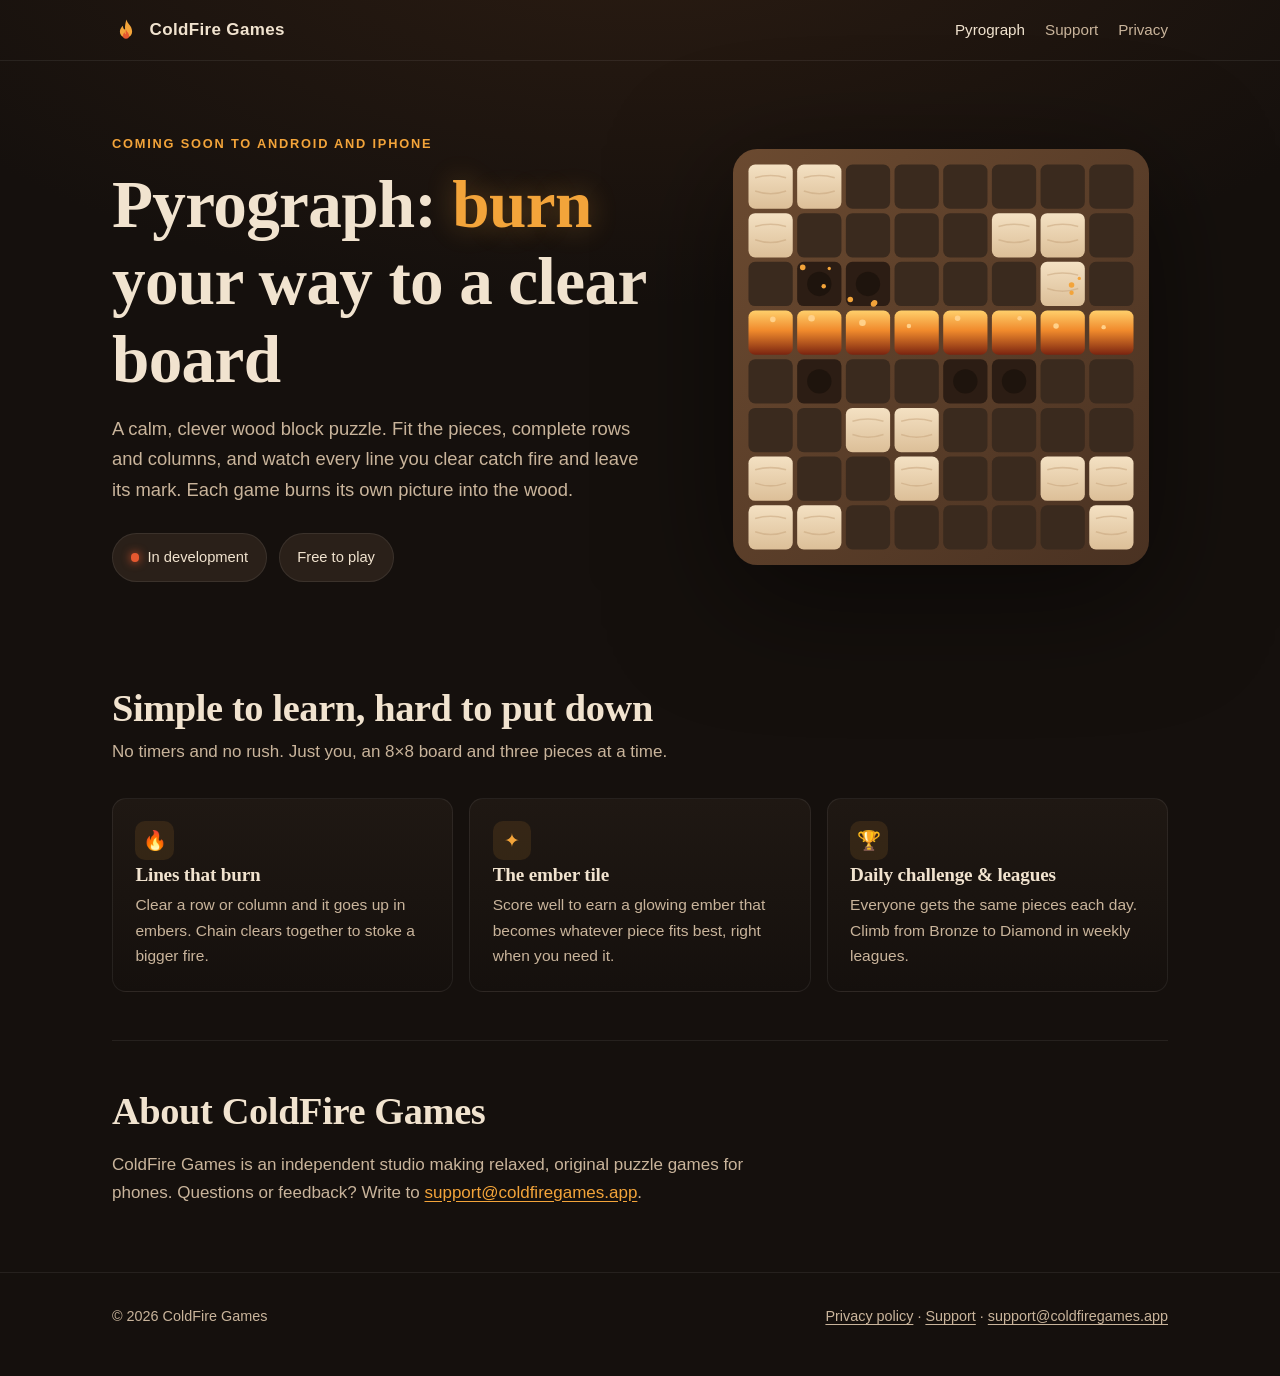
<file: index.html>
<!doctype html>
<html lang="en">
<head>
  <meta charset="utf-8">
  <meta name="viewport" content="width=device-width, initial-scale=1">
  <title>ColdFire Games: Pyrograph</title>
  <meta name="description" content="Pyrograph is a calm wood block puzzle where every line you clear catches fire. From ColdFire Games.">
  <link rel="icon" href="favicon.svg" type="image/svg+xml">
  <link rel="stylesheet" href="style.css">
</head>
<body>
  <header class="site-header">
    <div class="wrap">
      <a class="brand" href="index.html"><svg viewBox="0 0 64 64" aria-hidden="true"><path d="M33 8c2 10 13 14 13 28a14 14 0 0 1-28 0c0-7 4-11 7-14 0 5 2 8 5 9-1-9 1-16 3-23z" fill="#f3a43a"/><path d="M32 30c1 6 7 8 7 15a7 7 0 0 1-14 0c0-4 3-7 4-8 0 3 1 4 3 5-1-5-1-9 0-12z" fill="#e5582f"/></svg>ColdFire Games</a>
      <nav class="nav" aria-label="Main"><a href="index.html#pyrograph" aria-current="page">Pyrograph</a><a href="support.html">Support</a><a href="privacy.html">Privacy</a></nav>
    </div>
  </header>
  <main>
    <div class="wrap">
      <section class="hero" id="pyrograph">
        <div>
          <p class="eyebrow">Coming soon to Android and iPhone</p>
          <h1>Pyrograph: <span class="glow">burn</span> your way to a clear board</h1>
          <p class="lede">A calm, clever wood block puzzle. Fit the pieces, complete rows and columns, and watch every line you clear catch fire and leave its mark. Each game burns its own picture into the wood.</p>
          <div class="badges">
            <span class="badge"><span class="dot"></span>In development</span>
            <span class="badge">Free to play</span>
          </div>
        </div>
        <svg class="board" viewBox="0 0 376 376" role="img" aria-label="A wooden puzzle board with one row of blocks burning away in embers">
  <defs>
    <linearGradient id="tray" x1="0" y1="0" x2="1" y2="1"><stop offset="0" stop-color="#6b4a30"/><stop offset="1" stop-color="#4a3222"/></linearGradient>
    <linearGradient id="block" x1="0" y1="0" x2="0" y2="1"><stop offset="0" stop-color="#f4e1c3"/><stop offset="1" stop-color="#dcbf98"/></linearGradient>
    <linearGradient id="burn" x1="0" y1="0" x2="0" y2="1"><stop offset="0" stop-color="#ffcf6b"/><stop offset=".45" stop-color="#f08a2c"/><stop offset="1" stop-color="#7a2410"/></linearGradient>
  </defs>
  <rect width="376" height="376" rx="22" fill="url(#tray)"/>
  <rect x="14" y="14" width="40" height="40" rx="6" fill="url(#block)"/><path d="M20 26 q14.0 -4 28 0 M20 38 q14.0 5 28 0" stroke="#c9a77f" stroke-width="1.4" fill="none" opacity=".55"/><rect x="58" y="14" width="40" height="40" rx="6" fill="url(#block)"/><path d="M64 26 q14.0 -4 28 0 M64 38 q14.0 5 28 0" stroke="#c9a77f" stroke-width="1.4" fill="none" opacity=".55"/><rect x="102" y="14" width="40" height="40" rx="6" fill="#3a2a1e"/><rect x="146" y="14" width="40" height="40" rx="6" fill="#3a2a1e"/><rect x="190" y="14" width="40" height="40" rx="6" fill="#3a2a1e"/><rect x="234" y="14" width="40" height="40" rx="6" fill="#3a2a1e"/><rect x="278" y="14" width="40" height="40" rx="6" fill="#3a2a1e"/><rect x="322" y="14" width="40" height="40" rx="6" fill="#3a2a1e"/><rect x="14" y="58" width="40" height="40" rx="6" fill="url(#block)"/><path d="M20 70 q14.0 -4 28 0 M20 82 q14.0 5 28 0" stroke="#c9a77f" stroke-width="1.4" fill="none" opacity=".55"/><rect x="58" y="58" width="40" height="40" rx="6" fill="#3a2a1e"/><rect x="102" y="58" width="40" height="40" rx="6" fill="#3a2a1e"/><rect x="146" y="58" width="40" height="40" rx="6" fill="#3a2a1e"/><rect x="190" y="58" width="40" height="40" rx="6" fill="#3a2a1e"/><rect x="234" y="58" width="40" height="40" rx="6" fill="url(#block)"/><path d="M240 70 q14.0 -4 28 0 M240 82 q14.0 5 28 0" stroke="#c9a77f" stroke-width="1.4" fill="none" opacity=".55"/><rect x="278" y="58" width="40" height="40" rx="6" fill="url(#block)"/><path d="M284 70 q14.0 -4 28 0 M284 82 q14.0 5 28 0" stroke="#c9a77f" stroke-width="1.4" fill="none" opacity=".55"/><rect x="322" y="58" width="40" height="40" rx="6" fill="#3a2a1e"/><rect x="14" y="102" width="40" height="40" rx="6" fill="#3a2a1e"/><rect x="58" y="102" width="40" height="40" rx="6" fill="#2c1d14"/><circle cx="78.0" cy="122.0" r="11" fill="#140c08" opacity=".55"/><rect x="102" y="102" width="40" height="40" rx="6" fill="#2c1d14"/><circle cx="122.0" cy="122.0" r="11" fill="#140c08" opacity=".55"/><rect x="146" y="102" width="40" height="40" rx="6" fill="#3a2a1e"/><rect x="190" y="102" width="40" height="40" rx="6" fill="#3a2a1e"/><rect x="234" y="102" width="40" height="40" rx="6" fill="#3a2a1e"/><rect x="278" y="102" width="40" height="40" rx="6" fill="url(#block)"/><path d="M284 114 q14.0 -4 28 0 M284 126 q14.0 5 28 0" stroke="#c9a77f" stroke-width="1.4" fill="none" opacity=".55"/><rect x="322" y="102" width="40" height="40" rx="6" fill="#3a2a1e"/><rect x="14" y="146" width="40" height="40" rx="6" fill="url(#burn)"/><circle class="ember" cx="36.0" cy="154" r="2.5" fill="#ffd18a"/><rect x="58" y="146" width="40" height="40" rx="6" fill="url(#burn)"/><circle class="ember" cx="71.0" cy="153" r="3" fill="#ffd18a"/><rect x="102" y="146" width="40" height="40" rx="6" fill="url(#burn)"/><circle class="ember" cx="117.0" cy="157" r="3" fill="#ffd18a"/><rect x="146" y="146" width="40" height="40" rx="6" fill="url(#burn)"/><circle class="ember" cx="159.0" cy="160" r="2" fill="#ffd18a"/><rect x="190" y="146" width="40" height="40" rx="6" fill="url(#burn)"/><circle class="ember" cx="203.0" cy="153" r="2.5" fill="#ffd18a"/><rect x="234" y="146" width="40" height="40" rx="6" fill="url(#burn)"/><circle class="ember" cx="259.0" cy="153" r="2" fill="#ffd18a"/><rect x="278" y="146" width="40" height="40" rx="6" fill="url(#burn)"/><circle class="ember" cx="292.0" cy="160" r="2.5" fill="#ffd18a"/><rect x="322" y="146" width="40" height="40" rx="6" fill="url(#burn)"/><circle class="ember" cx="335.0" cy="161" r="2" fill="#ffd18a"/><rect x="14" y="190" width="40" height="40" rx="6" fill="#3a2a1e"/><rect x="58" y="190" width="40" height="40" rx="6" fill="#2c1d14"/><circle cx="78.0" cy="210.0" r="11" fill="#140c08" opacity=".55"/><rect x="102" y="190" width="40" height="40" rx="6" fill="#3a2a1e"/><rect x="146" y="190" width="40" height="40" rx="6" fill="#3a2a1e"/><rect x="190" y="190" width="40" height="40" rx="6" fill="#2c1d14"/><circle cx="210.0" cy="210.0" r="11" fill="#140c08" opacity=".55"/><rect x="234" y="190" width="40" height="40" rx="6" fill="#2c1d14"/><circle cx="254.0" cy="210.0" r="11" fill="#140c08" opacity=".55"/><rect x="278" y="190" width="40" height="40" rx="6" fill="#3a2a1e"/><rect x="322" y="190" width="40" height="40" rx="6" fill="#3a2a1e"/><rect x="14" y="234" width="40" height="40" rx="6" fill="#3a2a1e"/><rect x="58" y="234" width="40" height="40" rx="6" fill="#3a2a1e"/><rect x="102" y="234" width="40" height="40" rx="6" fill="url(#block)"/><path d="M108 246 q14.0 -4 28 0 M108 258 q14.0 5 28 0" stroke="#c9a77f" stroke-width="1.4" fill="none" opacity=".55"/><rect x="146" y="234" width="40" height="40" rx="6" fill="url(#block)"/><path d="M152 246 q14.0 -4 28 0 M152 258 q14.0 5 28 0" stroke="#c9a77f" stroke-width="1.4" fill="none" opacity=".55"/><rect x="190" y="234" width="40" height="40" rx="6" fill="#3a2a1e"/><rect x="234" y="234" width="40" height="40" rx="6" fill="#3a2a1e"/><rect x="278" y="234" width="40" height="40" rx="6" fill="#3a2a1e"/><rect x="322" y="234" width="40" height="40" rx="6" fill="#3a2a1e"/><rect x="14" y="278" width="40" height="40" rx="6" fill="url(#block)"/><path d="M20 290 q14.0 -4 28 0 M20 302 q14.0 5 28 0" stroke="#c9a77f" stroke-width="1.4" fill="none" opacity=".55"/><rect x="58" y="278" width="40" height="40" rx="6" fill="#3a2a1e"/><rect x="102" y="278" width="40" height="40" rx="6" fill="#3a2a1e"/><rect x="146" y="278" width="40" height="40" rx="6" fill="url(#block)"/><path d="M152 290 q14.0 -4 28 0 M152 302 q14.0 5 28 0" stroke="#c9a77f" stroke-width="1.4" fill="none" opacity=".55"/><rect x="190" y="278" width="40" height="40" rx="6" fill="#3a2a1e"/><rect x="234" y="278" width="40" height="40" rx="6" fill="#3a2a1e"/><rect x="278" y="278" width="40" height="40" rx="6" fill="url(#block)"/><path d="M284 290 q14.0 -4 28 0 M284 302 q14.0 5 28 0" stroke="#c9a77f" stroke-width="1.4" fill="none" opacity=".55"/><rect x="322" y="278" width="40" height="40" rx="6" fill="url(#block)"/><path d="M328 290 q14.0 -4 28 0 M328 302 q14.0 5 28 0" stroke="#c9a77f" stroke-width="1.4" fill="none" opacity=".55"/><rect x="14" y="322" width="40" height="40" rx="6" fill="url(#block)"/><path d="M20 334 q14.0 -4 28 0 M20 346 q14.0 5 28 0" stroke="#c9a77f" stroke-width="1.4" fill="none" opacity=".55"/><rect x="58" y="322" width="40" height="40" rx="6" fill="url(#block)"/><path d="M64 334 q14.0 -4 28 0 M64 346 q14.0 5 28 0" stroke="#c9a77f" stroke-width="1.4" fill="none" opacity=".55"/><rect x="102" y="322" width="40" height="40" rx="6" fill="#3a2a1e"/><rect x="146" y="322" width="40" height="40" rx="6" fill="#3a2a1e"/><rect x="190" y="322" width="40" height="40" rx="6" fill="#3a2a1e"/><rect x="234" y="322" width="40" height="40" rx="6" fill="#3a2a1e"/><rect x="278" y="322" width="40" height="40" rx="6" fill="#3a2a1e"/><rect x="322" y="322" width="40" height="40" rx="6" fill="url(#block)"/><path d="M328 334 q14.0 -4 28 0 M328 346 q14.0 5 28 0" stroke="#c9a77f" stroke-width="1.4" fill="none" opacity=".55"/>
  <circle class="ember" cx="128" cy="139" r="2.5" fill="#f3a43a"/><circle class="ember" cx="313" cy="117" r="1.5" fill="#f3a43a"/><circle class="ember" cx="127" cy="140" r="2.5" fill="#f3a43a"/><circle class="ember" cx="82" cy="124" r="2" fill="#f3a43a"/><circle class="ember" cx="87" cy="108" r="1.5" fill="#f3a43a"/><circle class="ember" cx="306" cy="123" r="2.5" fill="#f3a43a"/><circle class="ember" cx="106" cy="136" r="2.5" fill="#f3a43a"/><circle class="ember" cx="306" cy="130" r="2" fill="#f3a43a"/><circle class="ember" cx="63" cy="107" r="2.5" fill="#f3a43a"/>
</svg>
      </section>

      <section aria-labelledby="features">
        <h2 class="section-title" id="features">Simple to learn, hard to put down</h2>
        <p class="section-lede">No timers and no rush. Just you, an 8×8 board and three pieces at a time.</p>
        <div class="cards">
          <div class="card"><div class="icon" aria-hidden="true">🔥</div><h3>Lines that burn</h3><p>Clear a row or column and it goes up in embers. Chain clears together to stoke a bigger fire.</p></div>
          <div class="card"><div class="icon" aria-hidden="true">✦</div><h3>The ember tile</h3><p>Score well to earn a glowing ember that becomes whatever piece fits best, right when you need it.</p></div>
          <div class="card"><div class="icon" aria-hidden="true">🏆</div><h3>Daily challenge &amp; leagues</h3><p>Everyone gets the same pieces each day. Climb from Bronze to Diamond in weekly leagues.</p></div>
        </div>
      </section>

      <section class="studio" aria-labelledby="studio">
        <h2 class="section-title" id="studio">About ColdFire Games</h2>
        <p>ColdFire Games is an independent studio making relaxed, original puzzle games for phones. Questions or feedback? Write to <a href="mailto:support@coldfiregames.app">support@coldfiregames.app</a>.</p>
      </section>
    </div>
  </main>
  <footer class="site-footer">
    <div class="wrap">
      <span>© 2026 ColdFire Games</span>
      <span><a href="privacy.html">Privacy policy</a> · <a href="support.html">Support</a> · <a href="mailto:support@coldfiregames.app">support@coldfiregames.app</a></span>
    </div>
  </footer>
</body>
</html>
</file>
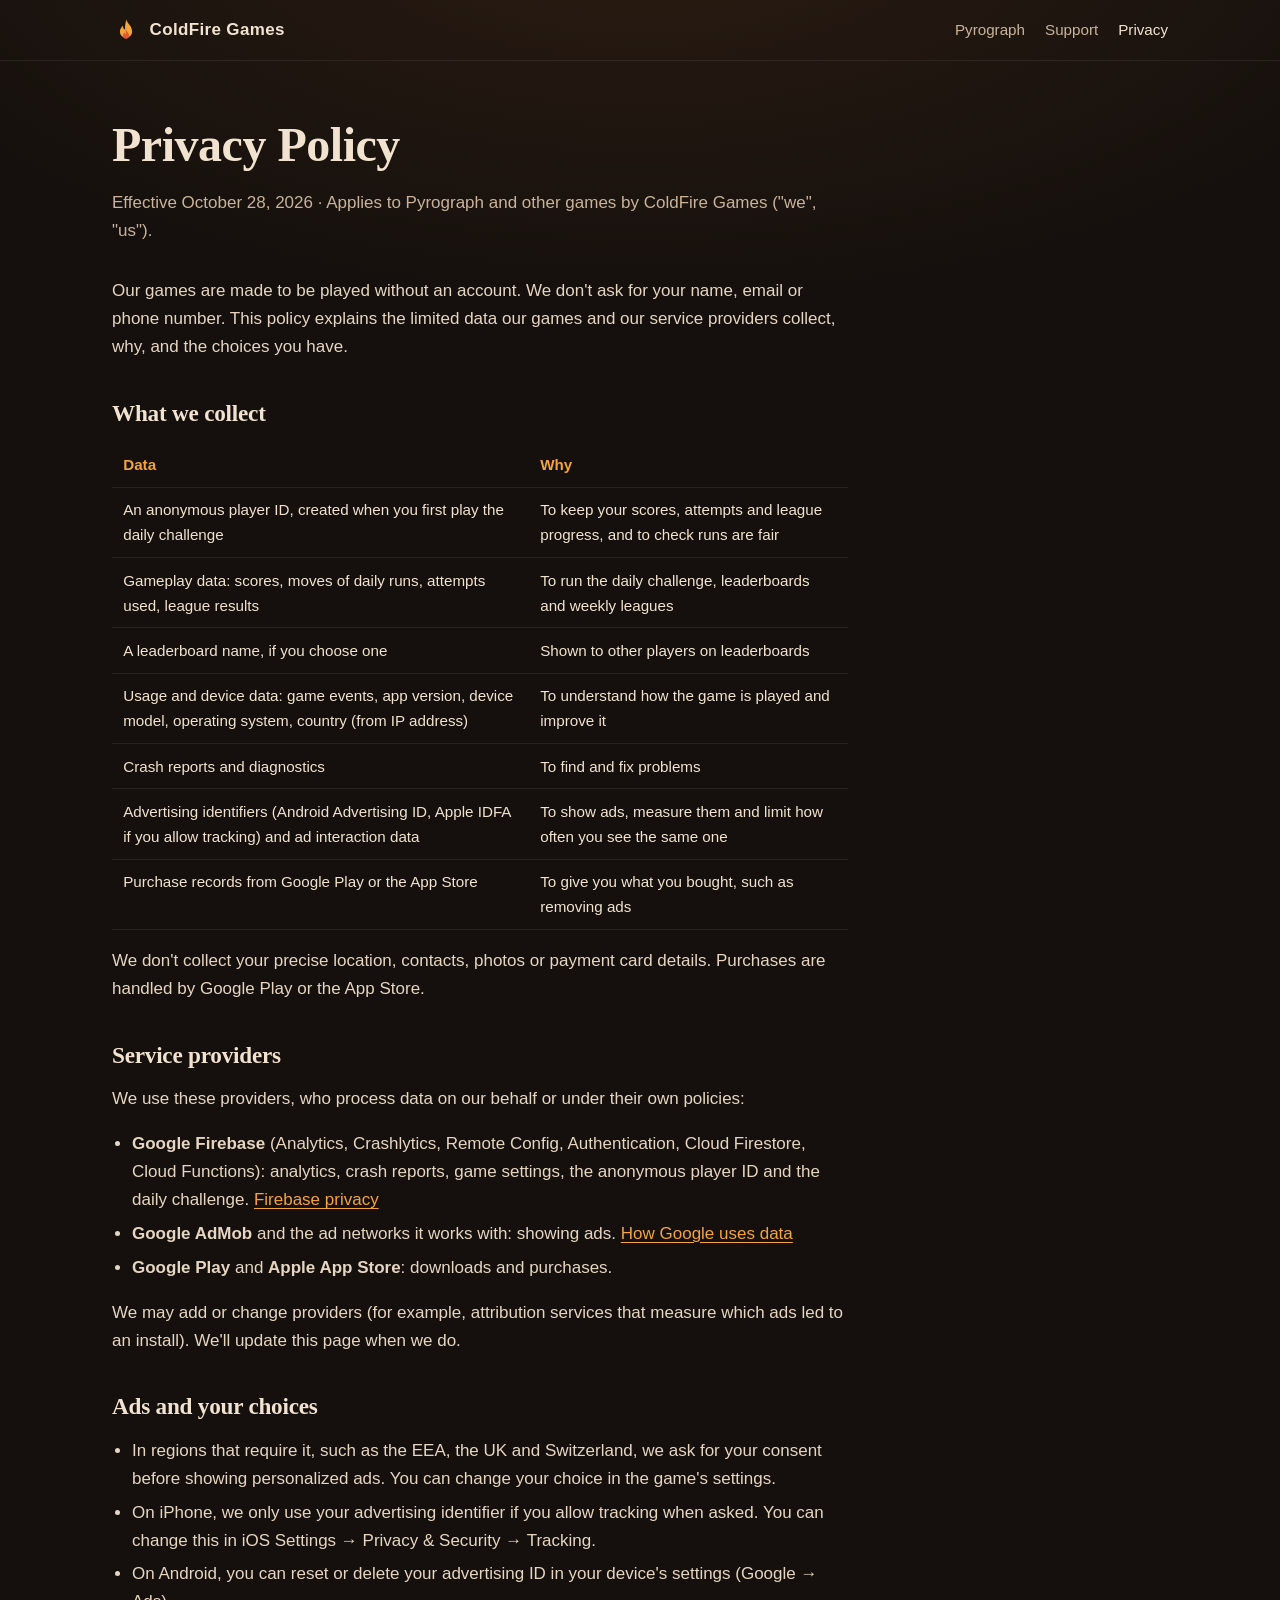
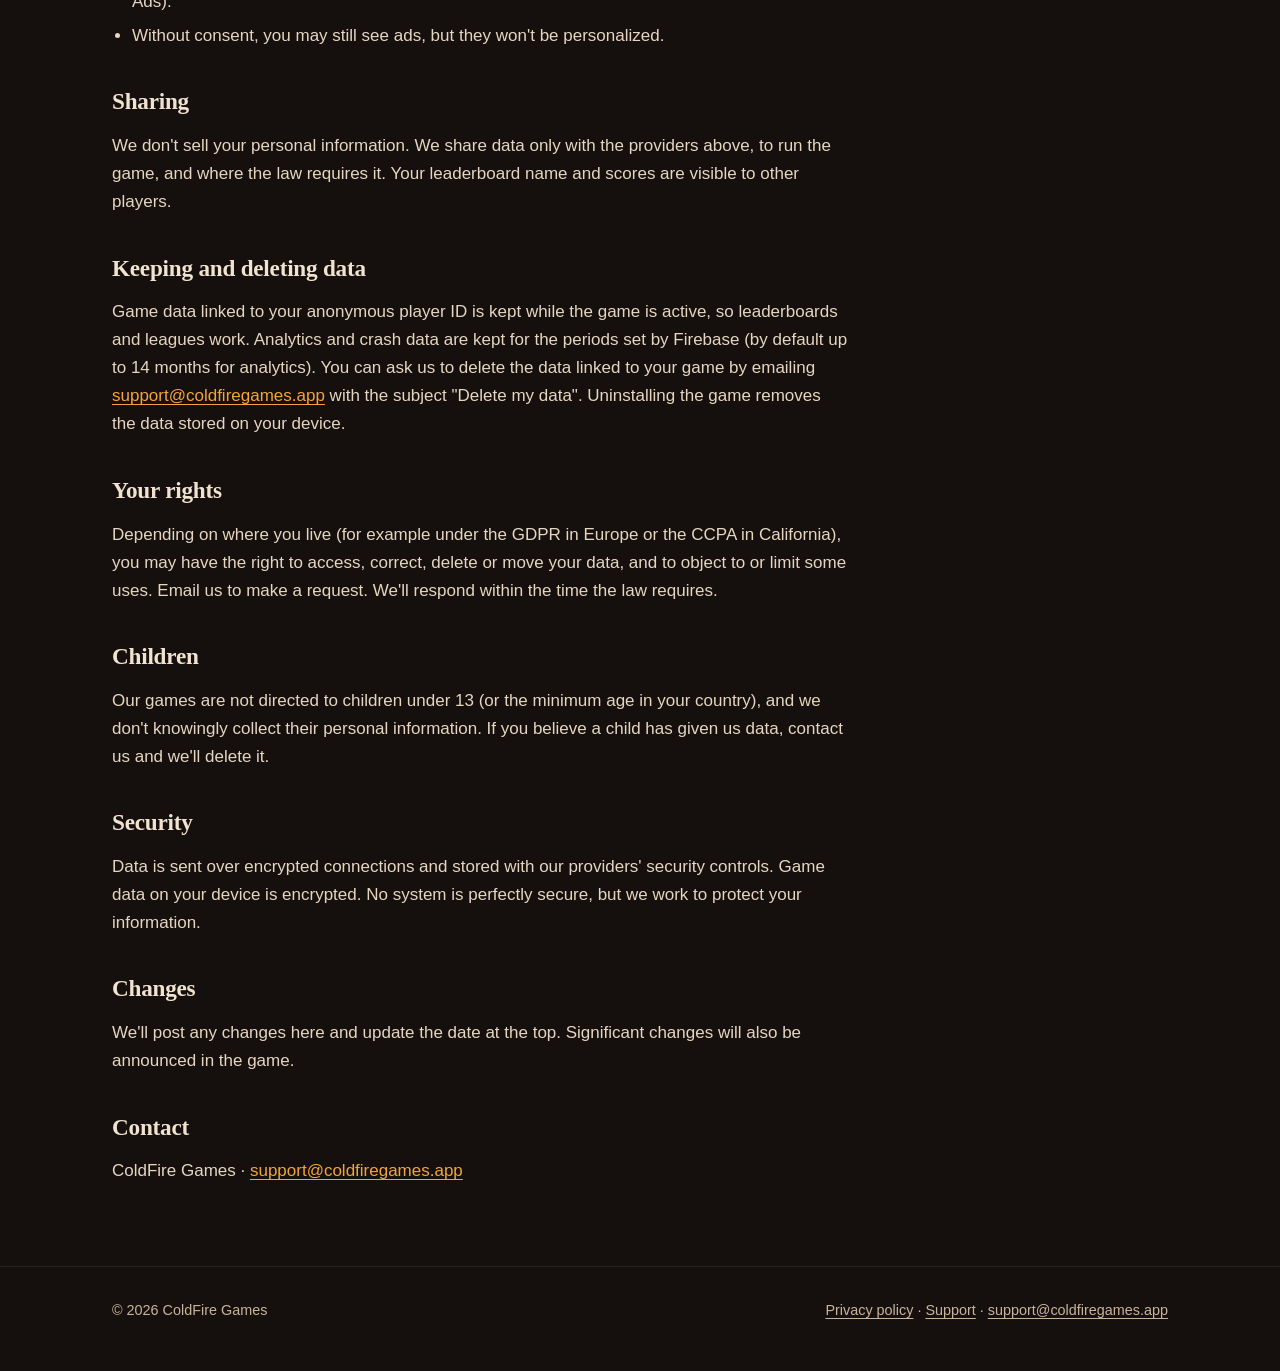
<file: privacy.html>
<!doctype html>
<html lang="en">
<head>
  <meta charset="utf-8">
  <meta name="viewport" content="width=device-width, initial-scale=1">
  <title>Privacy Policy · ColdFire Games</title>
  <meta name="description" content="How Pyrograph and other ColdFire Games apps collect, use and share data.">
  <link rel="icon" href="favicon.svg" type="image/svg+xml">
  <link rel="stylesheet" href="style.css">
</head>
<body>
  <header class="site-header">
    <div class="wrap">
      <a class="brand" href="index.html"><svg viewBox="0 0 64 64" aria-hidden="true"><path d="M33 8c2 10 13 14 13 28a14 14 0 0 1-28 0c0-7 4-11 7-14 0 5 2 8 5 9-1-9 1-16 3-23z" fill="#f3a43a"/><path d="M32 30c1 6 7 8 7 15a7 7 0 0 1-14 0c0-4 3-7 4-8 0 3 1 4 3 5-1-5-1-9 0-12z" fill="#e5582f"/></svg>ColdFire Games</a>
      <nav class="nav" aria-label="Main"><a href="index.html#pyrograph">Pyrograph</a><a href="support.html">Support</a><a href="privacy.html" aria-current="page">Privacy</a></nav>
    </div>
  </header>
  <main>
    <div class="wrap">
      <article class="page">
        <h1>Privacy Policy</h1>
        <p class="meta">Effective October 28, 2026 · Applies to Pyrograph and other games by ColdFire Games ("we", "us").</p>

        <p>Our games are made to be played without an account. We don't ask for your name, email or phone number. This policy explains the limited data our games and our service providers collect, why, and the choices you have.</p>

        <h2>What we collect</h2>
        <table>
          <tr><th>Data</th><th>Why</th></tr>
          <tr><td>An anonymous player ID, created when you first play the daily challenge</td><td>To keep your scores, attempts and league progress, and to check runs are fair</td></tr>
          <tr><td>Gameplay data: scores, moves of daily runs, attempts used, league results</td><td>To run the daily challenge, leaderboards and weekly leagues</td></tr>
          <tr><td>A leaderboard name, if you choose one</td><td>Shown to other players on leaderboards</td></tr>
          <tr><td>Usage and device data: game events, app version, device model, operating system, country (from IP address)</td><td>To understand how the game is played and improve it</td></tr>
          <tr><td>Crash reports and diagnostics</td><td>To find and fix problems</td></tr>
          <tr><td>Advertising identifiers (Android Advertising ID, Apple IDFA if you allow tracking) and ad interaction data</td><td>To show ads, measure them and limit how often you see the same one</td></tr>
          <tr><td>Purchase records from Google Play or the App Store</td><td>To give you what you bought, such as removing ads</td></tr>
        </table>
        <p>We don't collect your precise location, contacts, photos or payment card details. Purchases are handled by Google Play or the App Store.</p>

        <h2>Service providers</h2>
        <p>We use these providers, who process data on our behalf or under their own policies:</p>
        <ul>
          <li><strong>Google Firebase</strong> (Analytics, Crashlytics, Remote Config, Authentication, Cloud Firestore, Cloud Functions): analytics, crash reports, game settings, the anonymous player ID and the daily challenge. <a href="https://firebase.google.com/support/privacy">Firebase privacy</a></li>
          <li><strong>Google AdMob</strong> and the ad networks it works with: showing ads. <a href="https://policies.google.com/technologies/partner-sites">How Google uses data</a></li>
          <li><strong>Google Play</strong> and <strong>Apple App Store</strong>: downloads and purchases.</li>
        </ul>
        <p>We may add or change providers (for example, attribution services that measure which ads led to an install). We'll update this page when we do.</p>

        <h2>Ads and your choices</h2>
        <ul>
          <li>In regions that require it, such as the EEA, the UK and Switzerland, we ask for your consent before showing personalized ads. You can change your choice in the game's settings.</li>
          <li>On iPhone, we only use your advertising identifier if you allow tracking when asked. You can change this in iOS Settings → Privacy &amp; Security → Tracking.</li>
          <li>On Android, you can reset or delete your advertising ID in your device's settings (Google → Ads).</li>
          <li>Without consent, you may still see ads, but they won't be personalized.</li>
        </ul>

        <h2>Sharing</h2>
        <p>We don't sell your personal information. We share data only with the providers above, to run the game, and where the law requires it. Your leaderboard name and scores are visible to other players.</p>

        <h2>Keeping and deleting data</h2>
        <p>Game data linked to your anonymous player ID is kept while the game is active, so leaderboards and leagues work. Analytics and crash data are kept for the periods set by Firebase (by default up to 14 months for analytics). You can ask us to delete the data linked to your game by emailing <a href="mailto:support@coldfiregames.app?subject=Delete%20my%20data">support@coldfiregames.app</a> with the subject "Delete my data". Uninstalling the game removes the data stored on your device.</p>

        <h2>Your rights</h2>
        <p>Depending on where you live (for example under the GDPR in Europe or the CCPA in California), you may have the right to access, correct, delete or move your data, and to object to or limit some uses. Email us to make a request. We'll respond within the time the law requires.</p>

        <h2>Children</h2>
        <p>Our games are not directed to children under 13 (or the minimum age in your country), and we don't knowingly collect their personal information. If you believe a child has given us data, contact us and we'll delete it.</p>

        <h2>Security</h2>
        <p>Data is sent over encrypted connections and stored with our providers' security controls. Game data on your device is encrypted. No system is perfectly secure, but we work to protect your information.</p>

        <h2>Changes</h2>
        <p>We'll post any changes here and update the date at the top. Significant changes will also be announced in the game.</p>

        <h2>Contact</h2>
        <p>ColdFire Games · <a href="mailto:support@coldfiregames.app">support@coldfiregames.app</a></p>
      </article>
    </div>
  </main>
  <footer class="site-footer">
    <div class="wrap">
      <span>© 2026 ColdFire Games</span>
      <span><a href="privacy.html">Privacy policy</a> · <a href="support.html">Support</a> · <a href="mailto:support@coldfiregames.app">support@coldfiregames.app</a></span>
    </div>
  </footer>
</body>
</html>
</file>
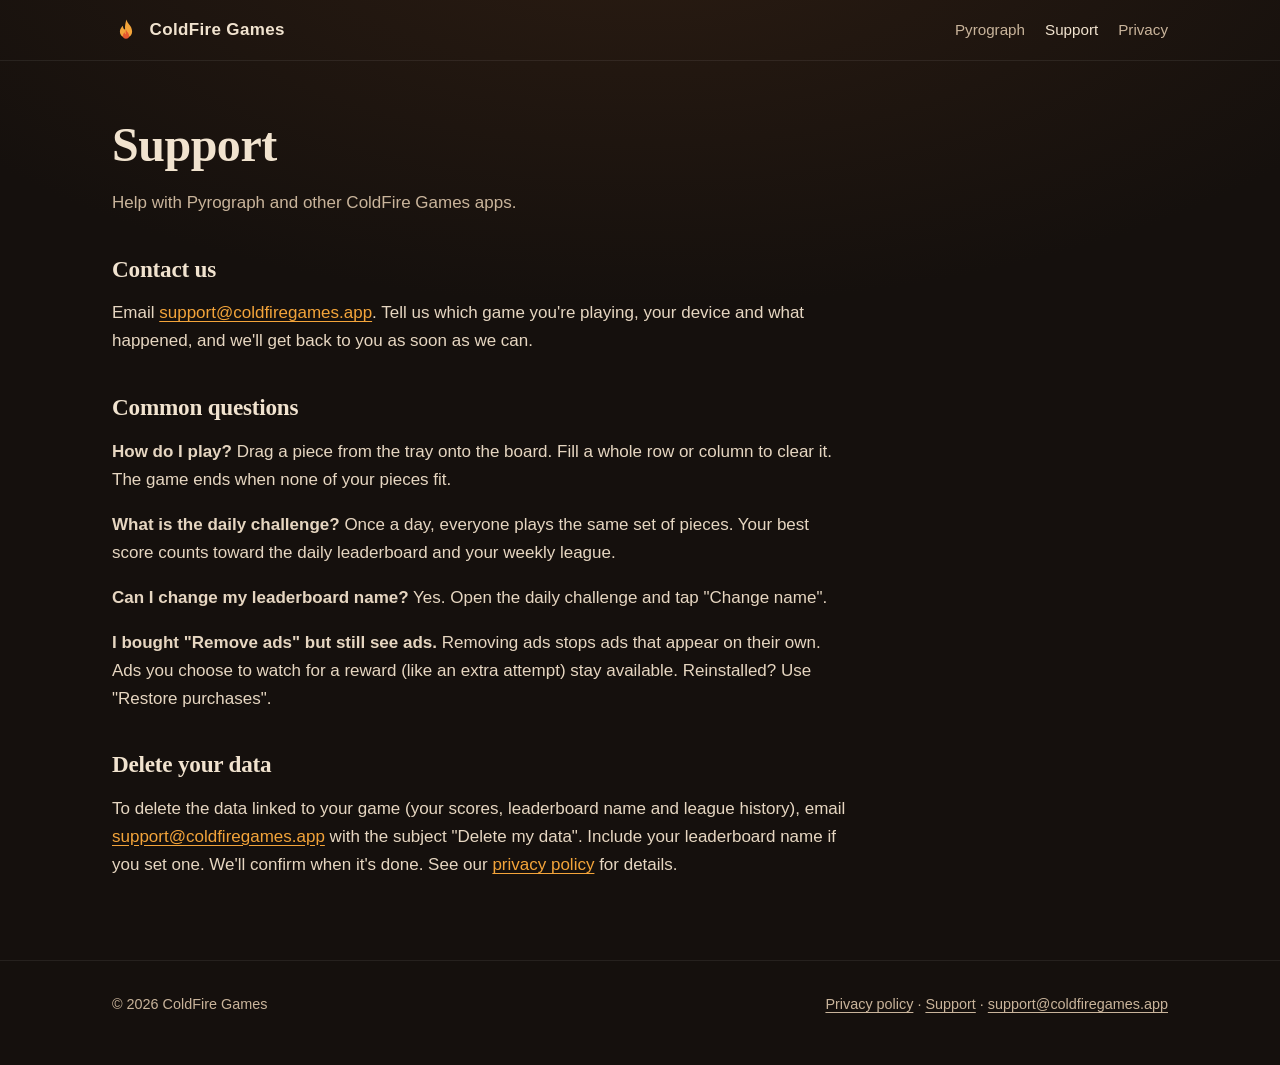
<file: support.html>
<!doctype html>
<html lang="en">
<head>
  <meta charset="utf-8">
  <meta name="viewport" content="width=device-width, initial-scale=1">
  <title>Support · ColdFire Games</title>
  <meta name="description" content="Get help with Pyrograph and other ColdFire Games apps, or ask us to delete your data.">
  <link rel="icon" href="favicon.svg" type="image/svg+xml">
  <link rel="stylesheet" href="style.css">
</head>
<body>
  <header class="site-header">
    <div class="wrap">
      <a class="brand" href="index.html"><svg viewBox="0 0 64 64" aria-hidden="true"><path d="M33 8c2 10 13 14 13 28a14 14 0 0 1-28 0c0-7 4-11 7-14 0 5 2 8 5 9-1-9 1-16 3-23z" fill="#f3a43a"/><path d="M32 30c1 6 7 8 7 15a7 7 0 0 1-14 0c0-4 3-7 4-8 0 3 1 4 3 5-1-5-1-9 0-12z" fill="#e5582f"/></svg>ColdFire Games</a>
      <nav class="nav" aria-label="Main"><a href="index.html#pyrograph">Pyrograph</a><a href="support.html" aria-current="page">Support</a><a href="privacy.html">Privacy</a></nav>
    </div>
  </header>
  <main>
    <div class="wrap">
      <article class="page">
        <h1>Support</h1>
        <p class="meta">Help with Pyrograph and other ColdFire Games apps.</p>

        <h2>Contact us</h2>
        <p>Email <a href="mailto:support@coldfiregames.app">support@coldfiregames.app</a>. Tell us which game you're playing, your device and what happened, and we'll get back to you as soon as we can.</p>

        <h2>Common questions</h2>
        <p><strong>How do I play?</strong> Drag a piece from the tray onto the board. Fill a whole row or column to clear it. The game ends when none of your pieces fit.</p>
        <p><strong>What is the daily challenge?</strong> Once a day, everyone plays the same set of pieces. Your best score counts toward the daily leaderboard and your weekly league.</p>
        <p><strong>Can I change my leaderboard name?</strong> Yes. Open the daily challenge and tap "Change name".</p>
        <p><strong>I bought "Remove ads" but still see ads.</strong> Removing ads stops ads that appear on their own. Ads you choose to watch for a reward (like an extra attempt) stay available. Reinstalled? Use "Restore purchases".</p>

        <h2>Delete your data</h2>
        <p>To delete the data linked to your game (your scores, leaderboard name and league history), email <a href="mailto:support@coldfiregames.app?subject=Delete%20my%20data">support@coldfiregames.app</a> with the subject "Delete my data". Include your leaderboard name if you set one. We'll confirm when it's done. See our <a href="privacy.html">privacy policy</a> for details.</p>
      </article>
    </div>
  </main>
  <footer class="site-footer">
    <div class="wrap">
      <span>© 2026 ColdFire Games</span>
      <span><a href="privacy.html">Privacy policy</a> · <a href="support.html">Support</a> · <a href="mailto:support@coldfiregames.app">support@coldfiregames.app</a></span>
    </div>
  </footer>
</body>
</html>
</file>
<file: style.css>
/* ColdFire Games: warm charcoal and wood, with an ember accent. No web fonts or trackers. */
:root {
  --char: #15100d;
  --char-2: #1f1813;
  --char-3: #2a2019;
  --wood: #f1e3cf;
  --wood-dim: #c9b49b;
  --grain: #8a6f55;
  --amber: #f3a43a;
  --ember: #e5582f;
  --max: 68rem;
  --radius: 14px;
  color-scheme: dark;
}

* { box-sizing: border-box; }

html { -webkit-text-size-adjust: 100%; }

body {
  margin: 0;
  background: radial-gradient(120% 80% at 50% -10%, #2b1c12 0%, var(--char) 55%) fixed, var(--char);
  color: var(--wood);
  font: 17px/1.65 -apple-system, BlinkMacSystemFont, "Segoe UI", Roboto, "Helvetica Neue", Arial, sans-serif;
}

h1, h2, h3 {
  font-family: "Iowan Old Style", "Palatino Linotype", Palatino, Georgia, serif;
  line-height: 1.15;
  font-weight: 700;
  letter-spacing: -0.01em;
}

a { color: var(--amber); text-underline-offset: 3px; }
a:hover { color: #ffc46e; }
a:focus-visible, button:focus-visible { outline: 2px solid var(--amber); outline-offset: 3px; border-radius: 4px; }

.wrap { max-width: var(--max); margin: 0 auto; padding: 0 1rem; }

/* Header */
.site-header { border-bottom: 1px solid #ffffff12; }
.site-header .wrap { display: flex; align-items: center; justify-content: space-between; gap: 1rem; padding-top: 1rem; padding-bottom: 1rem; }
.brand { display: flex; align-items: center; gap: .6rem; color: var(--wood); text-decoration: none; font-weight: 700; letter-spacing: .02em; }
.brand svg { width: 28px; height: 28px; }
.nav { display: flex; gap: 1.25rem; flex-wrap: wrap; }
.nav a { color: var(--wood-dim); text-decoration: none; font-size: .95rem; }
.nav a:hover, .nav a[aria-current="page"] { color: var(--wood); }

/* Hero */
.hero { padding: 4.5rem 0 3.5rem; display: grid; grid-template-columns: 1.1fr .9fr; gap: 3rem; align-items: center; }
.eyebrow { color: var(--amber); font-size: .8rem; font-weight: 700; letter-spacing: .14em; text-transform: uppercase; margin: 0 0 .75rem; }
.hero h1 { font-size: clamp(2.6rem, 6vw, 4.2rem); margin: 0 0 1rem; }
.hero h1 .glow { color: var(--amber); text-shadow: 0 0 28px #f3a43a55; }
.lede { color: var(--wood-dim); font-size: 1.15rem; max-width: 34rem; margin: 0 0 1.75rem; }
.badges { display: flex; gap: .75rem; flex-wrap: wrap; }
.badge { display: inline-flex; align-items: center; gap: .5rem; padding: .7rem 1.1rem; border-radius: 999px; background: var(--char-3); border: 1px solid #ffffff14; color: var(--wood); font-size: .92rem; }
.badge .dot { width: .55rem; height: .55rem; border-radius: 50%; background: var(--ember); box-shadow: 0 0 10px var(--ember); }

/* The burning board illustration */
.board { width: 100%; max-width: 26rem; justify-self: center; filter: drop-shadow(0 30px 60px #00000080); }
.board .ember { animation: flicker 2.6s ease-in-out infinite; transform-origin: center; }
.board .ember:nth-of-type(2n) { animation-delay: -1.1s; }
.board .ember:nth-of-type(3n) { animation-delay: -.6s; }
@keyframes flicker { 0%, 100% { opacity: .55; } 50% { opacity: 1; } }
@media (prefers-reduced-motion: reduce) { .board .ember { animation: none; } }

/* Sections */
section { padding: 3rem 0; }
.section-title { font-size: clamp(1.8rem, 4vw, 2.4rem); margin: 0 0 .5rem; }
.section-lede { color: var(--wood-dim); margin: 0 0 2rem; max-width: 40rem; }
.cards { display: grid; grid-template-columns: repeat(3, 1fr); gap: 1rem; }
.card { background: linear-gradient(180deg, var(--char-2), var(--char)); border: 1px solid #ffffff12; border-radius: var(--radius); padding: 1.4rem; }
.card h3 { font-size: 1.2rem; margin: .25rem 0 .4rem; }
.card p { color: var(--wood-dim); margin: 0; font-size: .97rem; }
.card .icon { width: 2.4rem; height: 2.4rem; border-radius: 10px; display: grid; place-items: center; background: #f3a43a1c; color: var(--amber); font-size: 1.2rem; }

.studio { border-top: 1px solid #ffffff12; }
.studio p { color: var(--wood-dim); max-width: 42rem; }

/* Long-form pages (privacy, support) */
.page { padding: 3.5rem 0 4rem; max-width: 46rem; }
.page h1 { font-size: clamp(2.2rem, 5vw, 3rem); margin: 0 0 .5rem; }
.page h2 { font-size: 1.45rem; margin: 2.4rem 0 .6rem; color: var(--wood); }
.page p, .page li { color: #e6d6c1; }
.page .meta { color: var(--wood-dim); margin-bottom: 2rem; }
.page ul { padding-left: 1.25rem; }
.page li { margin: .35rem 0; }
.page table { width: 100%; border-collapse: collapse; margin: 1rem 0; font-size: .95rem; }
.page th, .page td { text-align: left; vertical-align: top; padding: .6rem .7rem; border-bottom: 1px solid #ffffff14; }
.page th { color: var(--amber); font-weight: 600; }
.note { background: var(--char-2); border-left: 3px solid var(--amber); padding: 1rem 1.2rem; border-radius: 8px; color: var(--wood-dim); }

/* Footer */
.site-footer { border-top: 1px solid #ffffff12; padding: 2rem 0 3rem; color: var(--wood-dim); font-size: .9rem; }
.site-footer .wrap { display: flex; justify-content: space-between; gap: 1rem; flex-wrap: wrap; }
.site-footer a { color: var(--wood-dim); }

@media (max-width: 30rem) {
  .site-header .wrap { flex-direction: column; align-items: flex-start; gap: .4rem; }
  .nav { gap: 1rem; }
}

@media (max-width: 52rem) {
  .hero { grid-template-columns: 1fr; padding-top: 3rem; gap: 2rem; }
  .board { max-width: 20rem; }
  .cards { grid-template-columns: 1fr; }
}
</file>
